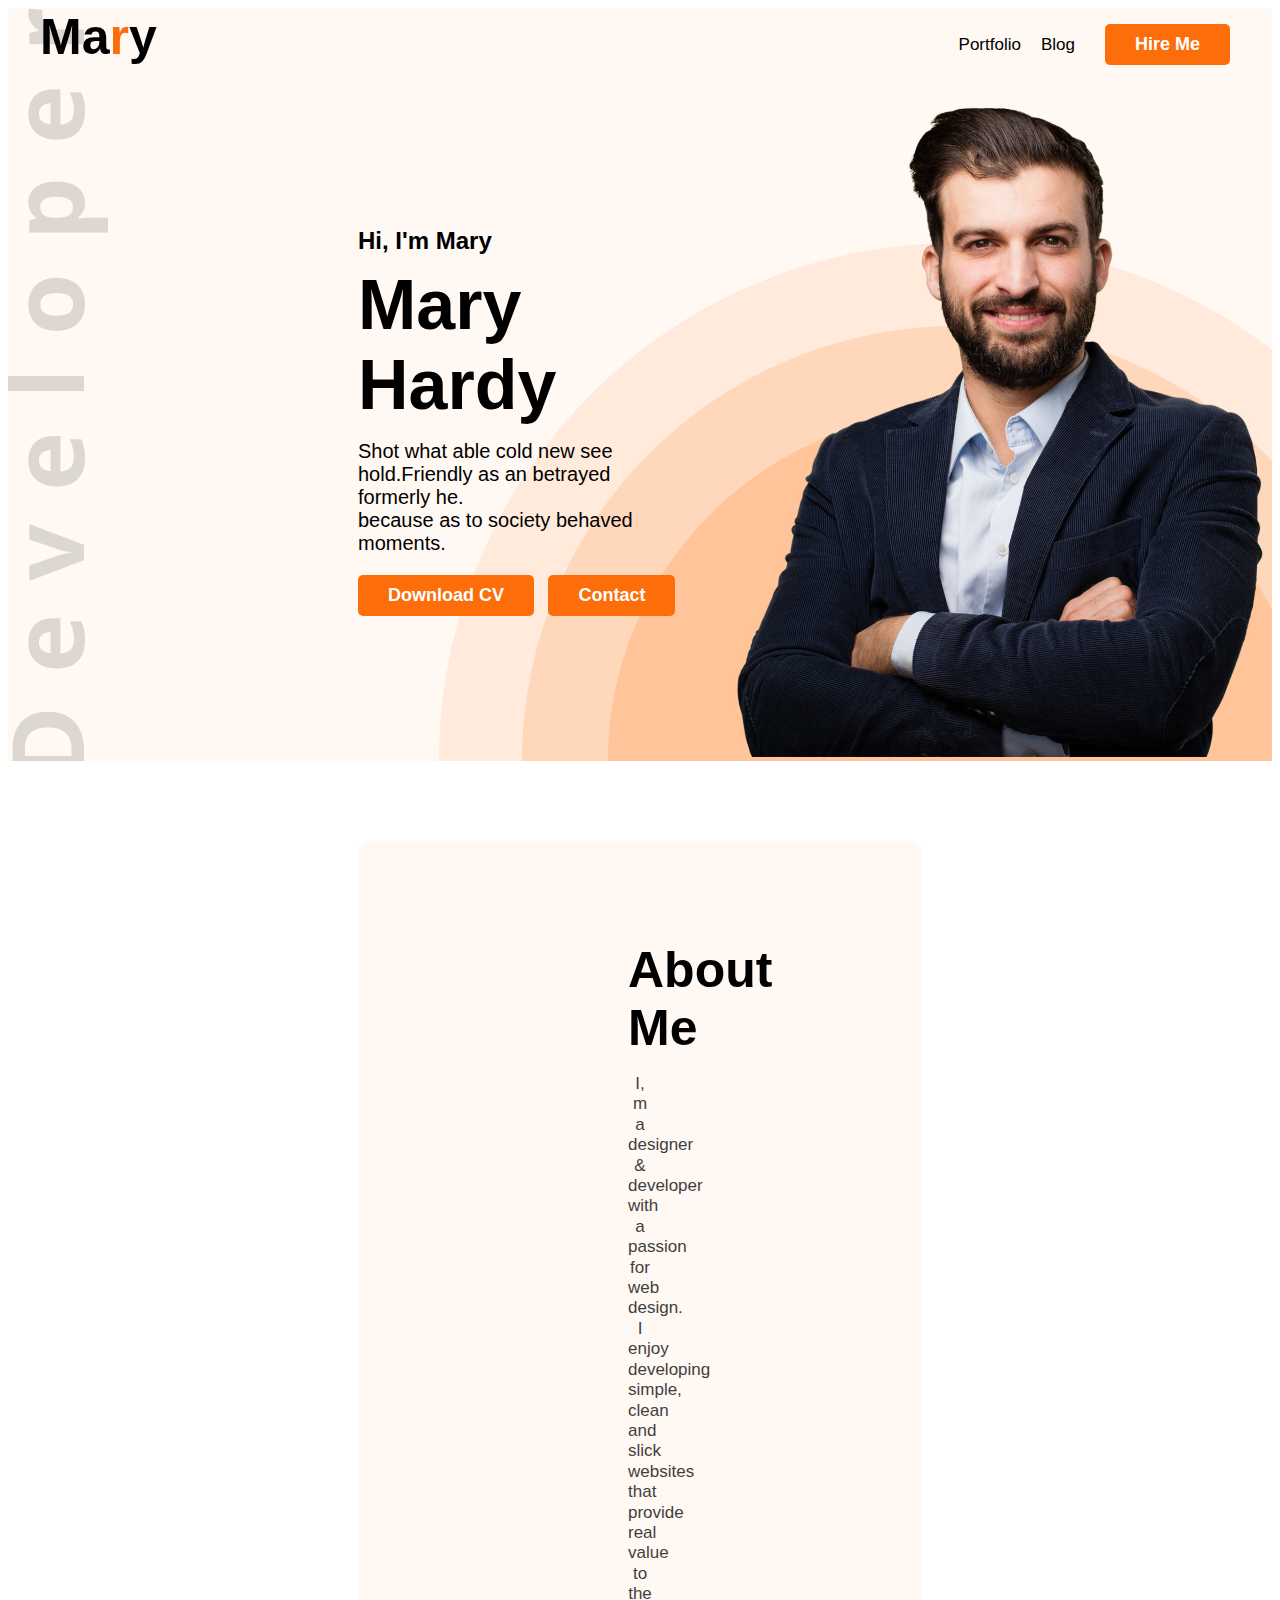
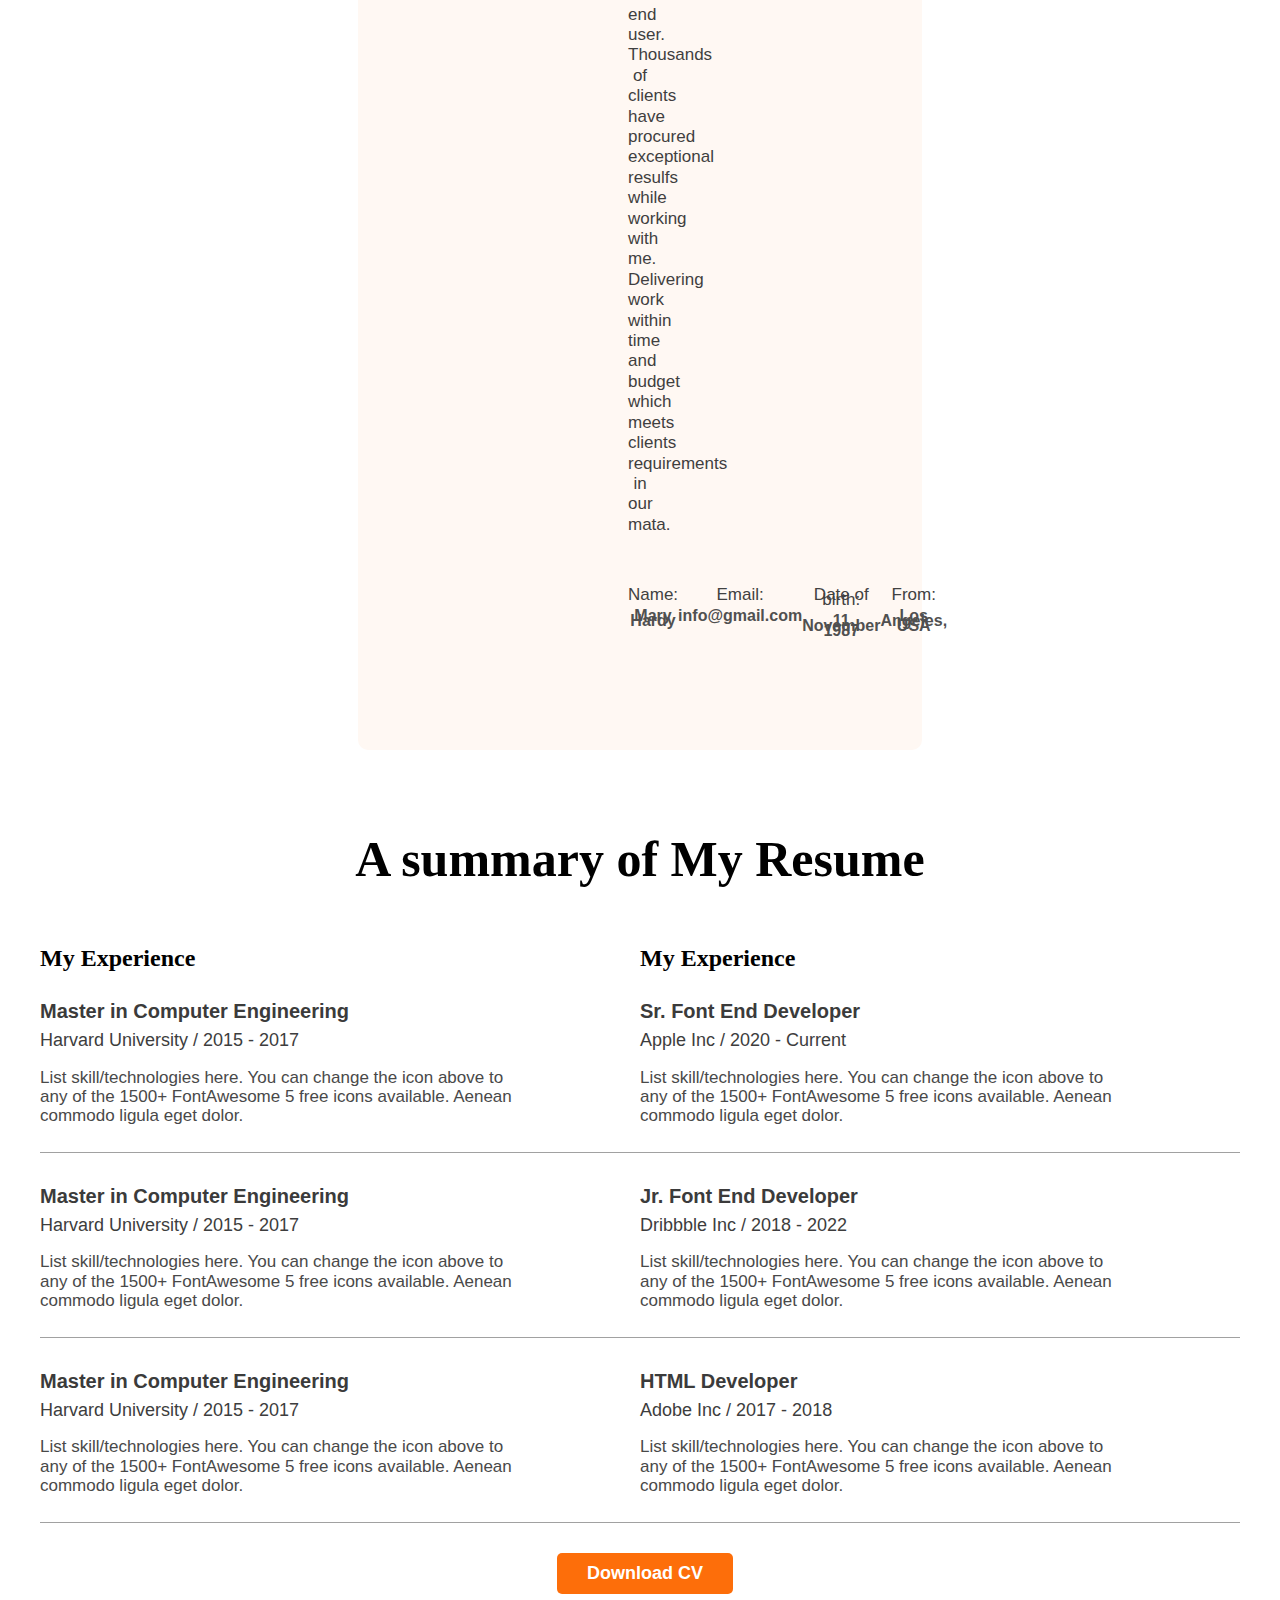
<file: home.html>
<!DOCTYPE html>
<html lang="en">
<head>
    <meta charset="UTF-8">
    <meta name="viewport" content="width=device-width, initial-scale=1.0">
    <title>First Portfolio Website</title>
    <link rel="stylesheet" href="style/style.css">
</head>
<body>
    <header class="head">
        <nav>
        <nav class="nav-section">
            <h3 class="logo">Ma<span class="logo-word">r</span>y</h3>
            <ul class="nav-menu">
                <li><a href="#">Portfolio</a></li>
                <li><a href="#">Blog</a></li>
                <li><a href="#"><button class="button">Hire Me</button></a></li>
            </ul>
        </nav>
         
         <div class="hero-section">
            <div class="banner-text">
                <h3 class="sub-heading">Hi, I'm Mary</h3>
                <h1 class="heading">Mary Hardy</h1>
                <p class="para">Shot what able cold new see hold.Friendly as an betrayed formerly he. 
                    <br> because as to society behaved moments.</p>
                <a href="#"><button class="button">Download CV</button></a>
                <a href="#"><button class="button">Contact</button></a>
                
            </div>
            <div>
                <img src="images/hardy.png" alt="hero">
            </div>
         </div>
        </nav>
    </header>
    <main>
        <section class="about">
                <div>
                    <h2 class="big-titles">About Me</h2>
                    <p class="all-description">I, m a designer & developer with a passion for web design. I enjoy developing simple, clean and slick websites that provide real value to the end user. Thousands of clients have procured exceptional resulfs while working with me. Delivering work within time and budget which meets clients requirements in our mata.</p>
                </div>
                <div class="about-items">
                    <div class="item">
                        <p class="item-title">Name:</p>
                        <p class="item-text">Mary Hardy</p>
                    </div>
                    <div class="item">
                        <p class="item-title">Email:</p>
                        <p class="item-text">info@gmail.com</p>
                    </div>
                    <div class="item">
                        <p class="item-title">Date of birth:</p>
                        <p class="item-text">11 November 1987</p>
                    </div>
                    <div class="item">
                        <p class="item-title">From:</p>
                        <p class="item-text">Los Angeles, USA</p>
                    </div>
                </div>
        </section>
        <div class="resume-title"></div>
            <h2 class="resume-t">A summary of My Resume</h2>
        </div>
        <section class="resume">
            <div class="education-box">
                <div class="educa-title">
                    <h2 class="my-perience-title">My Experience</h2>
                </div>
                <div class="education">
                     <h3 class="edu-exp-title">Master in Computer Engineering</h3>
                     <h4 class="edu-exp-sub-title"">Harvard University / 2015 - 2017</h4> 
                     <p class="edu-exp-sub-description">List skill/technologies here. You can change the icon above to any of the 1500+ FontAwesome 5 free icons available. Aenean commodo ligula eget dolor.</p>
                </div>
                <div class="education">
                    <h3 class="edu-exp-title">Master in Computer Engineering</h3>
                    <h4 class="edu-exp-sub-title">Harvard University / 2015 - 2017</h4> 
                    <p class="edu-exp-sub-description">List skill/technologies here. You can change the icon above to any of the 1500+ FontAwesome 5 free icons available. Aenean commodo ligula eget dolor.</p>               
                </div>
                <div class="education">
                    <h3 class="edu-exp-title">Master in Computer Engineering</h3>
                    <h4 class="edu-exp-sub-title">Harvard University / 2015 - 2017</h4> 
                    <p class="edu-exp-sub-description">List skill/technologies here. You can change the icon above to any of the 1500+ FontAwesome 5 free icons available. Aenean commodo ligula eget dolor.</p>               
                </div>
            </div>
            <div class="my-experience-box">
                <div>
                    <h2 class="my-perience-title">My Experience</h2>
                </div>
                <div class="education">
                    <h3 class="edu-exp-title">Sr. Font End Developer</h3>
                    <h4 class="edu-exp-sub-title">Apple Inc / 2020 - Current</h4>
                    <p class="edu-exp-sub-description">List skill/technologies here. You can change the icon above to any of the 1500+ FontAwesome 5 free icons available. Aenean commodo ligula eget dolor.</p>
                </div>
                <div class="education">
                    <h3 class="edu-exp-title">Jr. Font End Developer</h3>
                    <h4 class="edu-exp-sub-title">Dribbble Inc / 2018 - 2022</h4>
                    <p class="edu-exp-sub-description">List skill/technologies here. You can change the icon above to any of the 1500+ FontAwesome 5 free icons available. Aenean commodo ligula eget dolor.</p>
                </div>
                <div class="education">
                    <h3 class="edu-exp-title">HTML Developer</h3>
                    <h4 class="edu-exp-sub-title">Adobe Inc / 2017 - 2018</h4>
                    <p class="edu-exp-sub-description">List skill/technologies here. You can change the icon above to any of the 1500+ FontAwesome 5 free icons available. Aenean commodo ligula eget dolor.</p>
                </div>
            </div>
        </section>
        <div class="resume-button">
            <a href="#"><button class="button">Download CV</button></a>
        </div>

    </main>
    <footer>

    </footer>
    
</body>
</html>
</file>
<file: style/style.css>
/*Header Section*/
.nav-section {
    display: flex;
    width: 1200px;
    justify-content: space-between;
    margin: 0 auto;
    font-family: Arial, Helvetica, sans-serif;
}
.logo {
    font-size: 50px;
    font-weight: 700;
    color: #000000;
    margin: 0;
}
.logo-word {
    color: #FD6E0A;
}
.nav-menu {
    display: flex;
    justify-content: center;
    align-items: center;
    list-style: none;
}
.nav-menu a {
    text-decoration: none;
    color: #000000;
}
.nav-menu li {
    margin: 0 10px;
    color: #000;
    font-size: 17px;
    font-weight: 500;
}
.button {
    padding: 10px 30px 10px 30px;
    background-color: #FD6E0A;
    color: #ffffff;
    border: none;
    border-radius: 5px;
    cursor: pointer;
    font-size: 18px;
    font-weight: 600;
    margin: 0 0 0 10px;
}
.hero-section {
    display: flex;
    justify-content: space-between;
    align-items: center;
    font-family: Arial, Helvetica, sans-serif
   
}
.banner-text {
    margin: 0 0 0px 340px;
    font-family: Arial, Helvetica, sans-serif
}
.head {
    background-image: url(../images/developer.png), url(../images/header_bg.png);
    background-position: top left, bottom right;
    background-repeat: no-repeat;
    background-color: #FFF8F3;
}
.sub-heading {
    font-size: 24px;
    font-weight: 600;
    color: #000000;
    margin: 0 0 10px 10px;
}
.heading {
    font-size: 70px;
    font-weight: 700;
    color: #000000;
    margin: 0 0 15px 10px;
}
.para {
    font-size: 20px;
    font-weight: 400;
    color: #000000;
    margin: 0 0 20px 10px;
}
/*About Section*/
.about {
    max-width: 1200px;
    margin: 0 auto;
    text-align: center;
    background-color: #FFF8F3;
    padding: 100px 270px 100px 270px; 
    margin: 80px 350px 80px 350px;
    border-radius: 10px;
}
.big-titles {
    font-size: 50px;
    font-weight: 600;
    font-family: Arial, Helvetica, sans-serif;
    margin: 0;
    padding: 0;
}
.all-description {
    font-size: 17px;
    font-weight: 400;
    font-family: Arial, Helvetica, sans-serif;
    line-height: 1.2em;
    color: #3f3f3f;
}
.about-items {
    display: flex;
    justify-content: center;
    justify-content: space-between;
    margin: 40px 0 0 0;
}
.item-title {
    font-size: 17px;
    font-weight: 400;
    font-family: Arial, Helvetica, sans-serif;
    color: #414141;
}
.item-text {
    font-size: 16px;
    font-weight: 600;
    font-family: Arial, Helvetica, sans-serif;
    color: #505050;
}
.item-title, .item-text {
    line-height: 0.3em;
}
/*My Resume*/

.resume {
    width: 1200px;
    margin: 0 auto;
    margin-bottom: 30px;
    text-align: left;
    display: flex;
    line-height: 1.2em;
}
.resume-t {
    font-size: 50px;
    text-align: center;
}
.edu-exp-title {
    font-size: 20px;
    font-weight: 600;
    font-family: Arial, Helvetica, sans-serif;
    color: #3b3b3b;
    margin-top: 40px;
}
.edu-exp-sub-title {
    font-size: 18px;
    font-weight: 500;
    font-family: Arial, Helvetica, sans-serif;
    color: #3d3d3d;
}
.edu-exp-sub-description {
    font-size: 17px;
    font-weight: 400;
    font-family: Arial, Helvetica, sans-serif;
    color: #494949;
    padding-bottom: 10px;
    padding-right: 100px;
}
.my-presence-title {
    font-size: 28px;
    font-weight: 600;
    font-family: Arial, Helvetica, sans-serif;
    color: #3d3d3d;
    margin: 20px 0 50px 0;
}
.education {
    border-bottom: 1px solid #a1a1a1;
    padding-right: 20px;
}
.edu-exp-title, .edu-exp-sub-title {
    line-height: 0.3em;
}
.resume-button {
    display: flex;
    justify-content: center;
    margin-bottom: 50px;
}
/*Services*/

.services {
    width: 1200px;
    margin: 0 auto;
    text-align: center;
    margin-top: 150px;
    margin-bottom: 150px;
}
.services-title-text {
    padding: 0 250px 0 250px;
    font-family: Arial, Helvetica, sans-serif;
}
.services-title {
    font-size: 40px;
}
.services-text {
    font-size: 17px;
    font-weight: 400;
}
.services-boxes {
    display: flex;
    justify-content: space-around;
    text-align: left;
}
.service-icon {
    image-resolution: from-image;
    width: 100px;
}
.service-title {
    font-size: 25px;
    font-weight: 600;
    font-family: Arial, Helvetica, sans-serif;
    color: #414141;
}
.service-text {
    font-size: 17px;
    font-weight: 400;
    font-family: Arial, Helvetica, sans-serif;
    color: #555555;
}
.single-service-box {
    background-color: #ffffff;
    border-radius: 10px;
    box-shadow: #11000018 0 0 20px 0;
    margin: 10px;
    padding: 30px;
    line-height: 1.4em;
}
.contact-form-section {
    width: 1200px;
    display: flex;
    margin: 0 auto;
}
/*Footer*/
.footer {
    background-color: #fff8f3;
    margin-top: 80px;
    margin-bottom: 0px;
    padding-top: 100px;
    padding-bottom: 100px;
    justify-content: space-between;
}
footer input[type:"text"]{
    display: block;
    width: 100%;
}
.lets-message-connect-title {
    font-family: Arial, Helvetica, sans-serif;
    font-size: 30px;
}
.lets-connect-text {
    font-size: 17px;
    color: #000000;
    font-family: Arial, Helvetica, sans-serif;
    padding-right: 100px;
    line-height: 1.4em;
}
form input,
form textarea {
    padding: 15px;
    width: 100%;
    margin-bottom: 10px;
    border-radius: 5px;
    border: none;
    box-sizing: border-box;
    font-size: 15px;
    font-weight: 400;
    font-family: Arial, Helvetica, sans-serif;
    cursor: pointer;
}
.submit {
    background-color: #FD6E0A;
    width: 20%;
    color: #ffffff;
}
</file>
